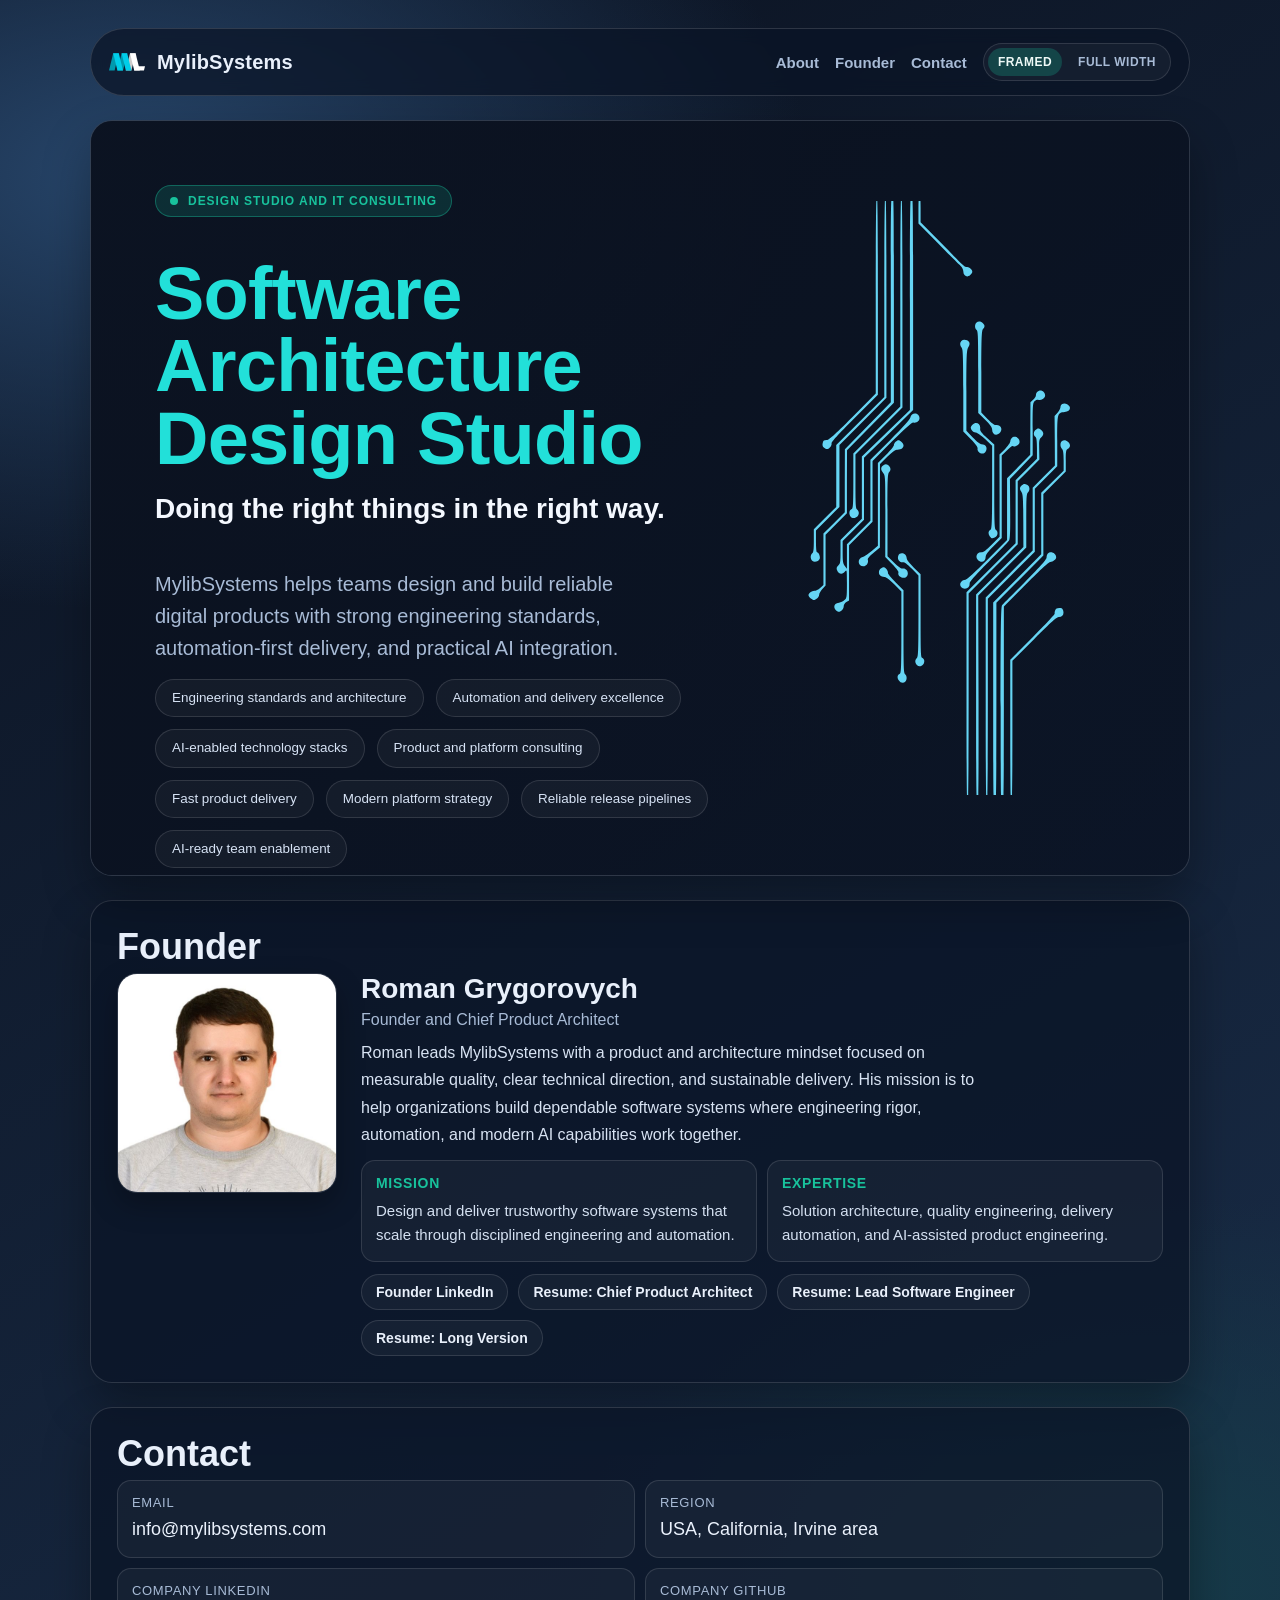
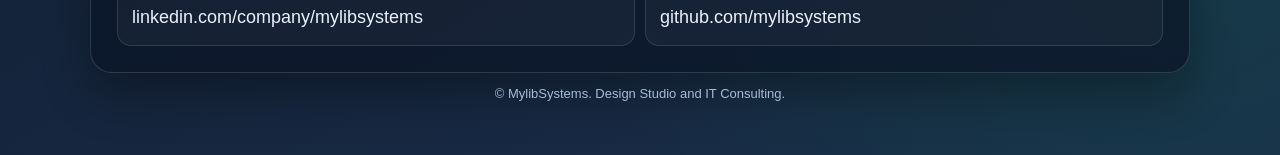
<file: index.html>
<!doctype html>
<html lang="en">
<head>
  <meta charset="UTF-8">
  <meta name="viewport" content="width=device-width, initial-scale=1.0">
  <title>MylibSystems | Design Studio and IT Consulting</title>
  <meta name="description" content="MylibSystems is a design studio and IT consulting company focused on high-quality engineering standards, automation-first delivery, and AI-enabled technology." />
  <link rel="icon" type="image/svg+xml" href="src/img/logo.svg">
  <link rel="shortcut icon" href="src/img/logo.svg">
  <style>
    :root {
      --bg-1: #0b1220;
      --bg-2: #1a2e4a;
      --surface: rgba(10, 20, 38, 0.72);
      --surface-border: rgba(255, 255, 255, 0.14);
      --text: #e9f0fb;
      --muted: #a8bbd6;
      --accent: #18c29c;
      --accent-soft: rgba(24, 194, 156, 0.16);
      --line: rgba(255, 255, 255, 0.12);
      --shadow: 0 22px 48px rgba(0, 0, 0, 0.32);
      --radius-lg: 22px;
      --radius-md: 14px;
      --page-max: 1100px;
      --page-gutter: 40px;
    }

    * {
      box-sizing: border-box;
    }

    html,
    body {
      margin: 0;
      padding: 0;
      font-family: "Avenir Next", "Segoe UI", "Helvetica Neue", Helvetica, Arial, sans-serif;
      color: var(--text);
      background:
        radial-gradient(1100px 700px at 10% 10%, #27466b 0%, transparent 62%),
        radial-gradient(900px 600px at 90% 90%, #163b49 0%, transparent 64%),
        linear-gradient(150deg, var(--bg-1), var(--bg-2));
      min-height: 100%;
    }

    a {
      color: inherit;
      text-decoration: none;
    }

    .page {
      width: calc(100% - var(--page-gutter));
      max-width: var(--page-max);
      margin: 0 auto;
      padding: 28px 0 54px;
    }

    body.layout-full {
      --page-max: 100%;
      --page-gutter: 28px;
    }

    .top {
      display: flex;
      justify-content: space-between;
      align-items: center;
      gap: 20px;
      padding: 14px 18px;
      border: 1px solid var(--surface-border);
      background: var(--surface);
      border-radius: 999px;
      backdrop-filter: blur(8px);
      position: sticky;
      top: 14px;
      z-index: 10;
    }

    .brand {
      display: inline-flex;
      align-items: center;
      gap: 12px;
      font-weight: 700;
      font-size: 20px;
      letter-spacing: 0.01em;
    }

    .brand img {
      width: 36px;
      height: auto;
      display: block;
    }

    .nav {
      display: inline-flex;
      align-items: center;
      gap: 16px;
      color: var(--muted);
      font-size: 15px;
      font-weight: 600;
      flex-wrap: wrap;
    }

    .layout-toggle {
      display: inline-flex;
      align-items: center;
      gap: 6px;
      padding: 4px;
      border-radius: 999px;
      border: 1px solid var(--line);
      background: rgba(255, 255, 255, 0.04);
    }

    .layout-btn {
      border: 0;
      background: transparent;
      color: var(--muted);
      border-radius: 999px;
      padding: 7px 10px;
      font: inherit;
      font-size: 12px;
      font-weight: 700;
      letter-spacing: 0.04em;
      text-transform: uppercase;
      cursor: pointer;
      transition: background-color 120ms ease, color 120ms ease;
    }

    .layout-btn[aria-pressed="true"] {
      background: rgba(24, 194, 156, 0.24);
      color: #eef9f6;
    }

    .hero {
      margin-top: 24px;
      border: 1px solid var(--surface-border);
      background: var(--surface);
      border-radius: var(--radius-lg);
      padding: clamp(34px, 6vw, 64px);
      box-shadow: var(--shadow);
      display: grid;
      align-content: stretch;
      justify-items: start;
      gap: clamp(24px, 3.4vh, 42px);
      overflow: hidden;
      position: relative;
      min-height: calc(100vh - 120px);
      isolation: isolate;
    }

    .hero > * {
      margin: 0;
    }

    .hero::before {
      content: "";
      position: absolute;
      inset: 0;
      background: linear-gradient(130deg, rgba(11, 18, 32, 0.92) 24%, rgba(11, 18, 32, 0.58) 68%, rgba(11, 18, 32, 0.38) 100%);
      z-index: -2;
    }

    .hero-layout {
      min-height: 100%;
      width: 100%;
      display: grid;
      grid-template-columns: 1fr;
      gap: clamp(10px, 1.4vw, 24px);
      align-items: stretch;
      position: relative;
    }

    .hero-copy {
      min-height: 100%;
      display: grid;
      grid-template-rows: auto auto auto auto 1fr;
      gap: clamp(12px, 1.7vh, 22px);
      align-content: stretch;
      padding-right: clamp(220px, 30vw, 430px);
    }

    .eyebrow {
      display: inline-flex;
      width: max-content;
      align-items: center;
      gap: 10px;
      color: var(--accent);
      border: 1px solid rgba(24, 194, 156, 0.38);
      background: var(--accent-soft);
      border-radius: 999px;
      padding: 8px 14px;
      text-transform: uppercase;
      letter-spacing: 0.08em;
      font-size: 12px;
      font-weight: 700;
      margin-bottom: clamp(16px, 2vw, 28px);
    }

    .dot {
      width: 8px;
      height: 8px;
      border-radius: 999px;
      background: var(--accent);
    }

    h1 {
      margin: 0;
      font-size: clamp(38px, 5.8vw, 74px);
      line-height: 0.98;
      letter-spacing: -0.01em;
      max-width: 12ch;
      color: #22e0d9;
    }

    .subtitle {
      margin: 0 0 clamp(18px, 2vw, 28px);
      color: #f4f8ff;
      font-size: clamp(20px, 2.7vw, 28px);
      max-width: 34ch;
      line-height: 1.3;
      font-weight: 700;
    }

    .about-note {
      margin: 0;
      color: var(--muted);
      font-size: clamp(16px, 1.8vw, 20px);
      max-width: 46ch;
      line-height: 1.6;
    }

    .highlights {
      margin: 0;
      padding: 0;
      list-style: none;
      display: flex;
      flex-wrap: wrap;
      gap: 12px;
      align-self: end;
    }

    .highlights li {
      border: 1px solid var(--line);
      border-radius: 999px;
      padding: 10px 16px;
      font-size: clamp(12px, 1.05vw, 14px);
      color: #d7e3f5;
      background: rgba(255, 255, 255, 0.04);
      white-space: nowrap;
      line-height: 1.2;
    }

    .hero-fill {
      min-height: 100%;
      display: grid;
      align-content: stretch;
      grid-template-rows: 1fr auto;
      gap: clamp(24px, 3.2vh, 40px);
    }

    .hero-head {
      display: grid;
      align-content: start;
      gap: clamp(18px, 2.6vh, 30px);
    }

    .hero-art {
      position: absolute;
      inset: 0 0 0 auto;
      width: clamp(220px, 30vw, 430px);
      border: 0;
      border-radius: 0;
      overflow: hidden;
      background: transparent;
      min-height: 0;
      display: grid;
      align-content: center;
      justify-content: end;
      pointer-events: none;
    }

    .circuit-svg {
      width: 100%;
      max-width: 430px;
      height: auto;
      display: block;
      opacity: 1;
      mix-blend-mode: normal;
      overflow: visible;
      margin-right: 0;
      margin-top: 6px;
    }

    .section {
      margin-top: 24px;
      border: 1px solid var(--surface-border);
      background: var(--surface);
      border-radius: var(--radius-lg);
      padding: clamp(16px, 2.4vw, 26px);
      box-shadow: var(--shadow);
    }

    .section h2 {
      margin: 0 0 clamp(4px, 0.5vw, 8px);
      font-size: clamp(24px, 3.6vw, 36px);
      line-height: 1.1;
    }

    .about-grid {
      display: grid;
      grid-template-columns: 220px 1fr;
      gap: 24px;
      align-items: start;
    }

    .portrait {
      width: 100%;
      border-radius: 20px;
      border: 1px solid var(--line);
      display: block;
      box-shadow: 0 12px 28px rgba(0, 0, 0, 0.28);
    }

    .founder-meta h3 {
      margin: 0;
      font-size: 28px;
      line-height: 1.15;
    }

    .founder-role {
      margin: clamp(4px, 0.5vw, 6px) 0 clamp(6px, 0.8vw, 10px);
      color: var(--muted);
      font-size: 16px;
    }

    .copy {
      margin: 0;
      color: #d8e3f3;
      line-height: 1.7;
      max-width: 70ch;
    }

    .split {
      margin-top: clamp(10px, 1vw, 12px);
      display: grid;
      grid-template-columns: repeat(2, minmax(0, 1fr));
      gap: clamp(8px, 0.9vw, 10px);
    }

    .card {
      border: 1px solid var(--line);
      border-radius: var(--radius-md);
      padding: 14px;
      background: rgba(255, 255, 255, 0.04);
    }

    .card h4 {
      margin: 0 0 8px;
      font-size: 14px;
      letter-spacing: 0.05em;
      text-transform: uppercase;
      color: var(--accent);
    }

    .card p {
      margin: 0;
      color: #d4e0f1;
      line-height: 1.6;
      font-size: 15px;
    }

    .links {
      margin-top: clamp(10px, 1vw, 12px);
      display: flex;
      flex-wrap: wrap;
      gap: clamp(8px, 1vw, 10px);
    }

    .btn {
      display: inline-flex;
      align-items: center;
      gap: 8px;
      border: 1px solid var(--line);
      border-radius: 999px;
      padding: 9px 14px;
      font-size: 14px;
      font-weight: 700;
      background: rgba(255, 255, 255, 0.04);
      transition: transform 120ms ease, border-color 120ms ease;
    }

    .btn:hover {
      transform: translateY(-1px);
      border-color: rgba(24, 194, 156, 0.52);
    }

    .contact-grid {
      display: grid;
      grid-template-columns: repeat(2, minmax(0, 1fr));
      gap: clamp(8px, 0.9vw, 10px);
    }

    .k {
      color: var(--muted);
      font-size: 13px;
      text-transform: uppercase;
      letter-spacing: 0.05em;
      margin-bottom: 6px;
    }

    .v {
      font-size: 18px;
      line-height: 1.5;
      color: #eaf1fc;
      word-break: break-word;
    }

    footer {
      margin-top: clamp(10px, 1vw, 14px);
      text-align: center;
      color: var(--muted);
      font-size: 13px;
    }

    @media (max-width: 900px) {
      .page {
        --page-gutter: 24px;
      }

      .top {
        border-radius: 20px;
      }

      .about-grid {
        grid-template-columns: 1fr;
      }

      .hero-layout {
        grid-template-columns: 1fr;
      }

      .hero-copy {
        padding-right: clamp(180px, 34vw, 300px);
      }

      .circuit-svg {
        width: 100%;
        max-width: 300px;
        margin-right: 0;
        margin-top: 8px;
      }

      .portrait-wrap {
        width: min(240px, 60vw);
      }

      .split,
      .contact-grid {
        grid-template-columns: 1fr;
      }
    }

    @media (max-width: 700px) {
      .top {
        border-radius: 18px;
        flex-direction: column;
        align-items: flex-start;
        top: 10px;
      }

      .nav {
        width: 100%;
        justify-content: space-between;
        gap: 10px;
      }

      .page {
        --page-gutter: 16px;
      }

      body.layout-full {
        --page-gutter: 12px;
      }

      .hero {
        padding: 22px;
        min-height: min(680px, calc(100vh - 96px));
      }

      .hero-fill {
        gap: 18px;
        grid-template-rows: auto;
      }

      .hero-copy {
        grid-template-rows: auto;
        padding-right: 0;
      }

      .highlights {
        gap: 10px;
      }

      .hero-art {
        position: absolute;
        inset: 0;
        border: 0;
        border-radius: 0;
        opacity: 0.22;
        pointer-events: none;
        display: flex;
        align-items: center;
        justify-content: center;
      }

      .circuit-svg {
        display: none;
      }

      .hero-layout {
        position: relative;
      }

      h1 {
        font-size: clamp(30px, 9vw, 48px);
      }

      .subtitle {
        font-size: 20px;
        line-height: 1.35;
      }
    }
  </style>
</head>
<body>
  <div class="page">
    <header class="top" id="top">
      <a href="#top" class="brand" aria-label="MylibSystems home">
        <img src="src/img/logo.svg" alt="MylibSystems logo">
        <span>MylibSystems</span>
      </a>
      <nav class="nav" aria-label="Primary">
        <a href="#about">About</a>
        <a href="#founder">Founder</a>
        <a href="#contact">Contact</a>
        <div class="layout-toggle" role="group" aria-label="Layout mode">
          <button class="layout-btn" type="button" data-layout="islands" aria-pressed="true">Framed</button>
          <button class="layout-btn" type="button" data-layout="full" aria-pressed="false">Full width</button>
        </div>
      </nav>
    </header>

    <section class="hero" id="about" aria-labelledby="company-title">
      <div class="hero-layout">
        <div class="hero-copy">
          <span class="eyebrow"><span class="dot" aria-hidden="true"></span>Design Studio and IT Consulting</span>
          <h1 id="company-title">Software Architecture Design Studio</h1>
          <p class="subtitle">Doing the right things in the right way.</p>
          <p class="about-note">
            MylibSystems helps teams design and build reliable digital products with strong engineering standards,
            automation-first delivery, and practical AI integration.
          </p>
          <ul class="highlights" aria-label="Core focus areas">
            <li>Engineering standards and architecture</li>
            <li>Automation and delivery excellence</li>
            <li>AI-enabled technology stacks</li>
            <li>Product and platform consulting</li>
            <li>Fast product delivery</li>
            <li>Modern platform strategy</li>
            <li>Reliable release pipelines</li>
            <li>AI-ready team enablement</li>
          </ul>
        </div>
        <figure class="hero-art" aria-hidden="true">
          <img class="circuit-svg" src="src/img/about/page1-circuit-vector.svg" alt="">
        </figure>
      </div>
    </section>

    <section class="section" id="founder" aria-labelledby="founder-title">
      <h2 id="founder-title">Founder</h2>
      <div class="about-grid">
        <div class="portrait-wrap">
          <img class="portrait" src="src/img/founder/roman-grygorovych.jpg" alt="Roman Grygorovych">
        </div>
        <div class="founder-meta">
          <h3>Roman Grygorovych</h3>
          <p class="founder-role">Founder and Chief Product Architect</p>
          <p class="copy">
            Roman leads MylibSystems with a product and architecture mindset focused on measurable quality,
            clear technical direction, and sustainable delivery. His mission is to help organizations build
            dependable software systems where engineering rigor, automation, and modern AI capabilities work together.
          </p>

          <div class="split">
            <article class="card">
              <h4>Mission</h4>
              <p>Design and deliver trustworthy software systems that scale through disciplined engineering and automation.</p>
            </article>
            <article class="card">
              <h4>Expertise</h4>
              <p>Solution architecture, quality engineering, delivery automation, and AI-assisted product engineering.</p>
            </article>
          </div>

          <div class="links" aria-label="Founder links">
            <a class="btn" href="https://www.linkedin.com/in/roman-grygorovych" target="_blank" rel="noopener noreferrer">Founder LinkedIn</a>
            <a class="btn" href="resume/Roman%20Grygorovych%20Resume%20(Chief%20Product%20Architect).pdf" target="_blank" rel="noopener noreferrer">Resume: Chief Product Architect</a>
            <a class="btn" href="resume/Roman%20Grygorovych%20Resume%20(Lead%20Software%20Engineer).pdf" target="_blank" rel="noopener noreferrer">Resume: Lead Software Engineer</a>
            <a class="btn" href="resume/Roman%20Grygorovych%20Resume%20(long).pdf" target="_blank" rel="noopener noreferrer">Resume: Long Version</a>
          </div>
        </div>
      </div>
    </section>

    <section class="section" id="contact" aria-labelledby="contact-title">
      <h2 id="contact-title">Contact</h2>
      <div class="contact-grid">
        <div class="card">
          <div class="k">Email</div>
          <div class="v"><a href="mailto:info@mylibsystems.com">info@mylibsystems.com</a></div>
        </div>
        <div class="card">
          <div class="k">Region</div>
          <div class="v">USA, California, Irvine area</div>
        </div>
        <div class="card">
          <div class="k">Company LinkedIn</div>
          <div class="v"><a href="https://www.linkedin.com/company/mylibsystems" target="_blank" rel="noopener noreferrer">linkedin.com/company/mylibsystems</a></div>
        </div>
        <div class="card">
          <div class="k">Company GitHub</div>
          <div class="v"><a href="https://github.com/mylibsystems" target="_blank" rel="noopener noreferrer">github.com/mylibsystems</a></div>
        </div>
      </div>
    </section>

    <footer>
      <span>© MylibSystems. Design Studio and IT Consulting.</span>
    </footer>
  </div>

  <script>
    (function () {
      var storageKey = "mylibsystems-layout";
      var body = document.body;
      var hero = document.getElementById("about");
      var buttons = Array.prototype.slice.call(document.querySelectorAll(".layout-btn"));

      function setActiveButtons(layout) {
        buttons.forEach(function (button) {
          var active = button.getAttribute("data-layout") === layout;
          button.setAttribute("aria-pressed", active ? "true" : "false");
        });
      }

      function getViewportHeight() {
        return Math.max(0, Math.round(window.innerHeight || document.documentElement.clientHeight || 0));
      }

      function updateHeroHeight() {
        if (!hero) return;
        var isMobile = window.matchMedia("(max-width: 700px)").matches;
        var topFrame = document.querySelector(".top");
        var heroTop = hero.getBoundingClientRect().top;
        var topBottom = topFrame ? topFrame.getBoundingClientRect().bottom : 0;
        var gap = Math.max(0, Math.round(heroTop - topBottom));
        var heroOffset = Math.max(0, Math.round(heroTop));
        var viewportHeight = getViewportHeight();
        var computedHeight = viewportHeight - heroOffset - gap;
        var minHero = isMobile ? 420 : 320;
        var maxHero = isMobile ? 680 : Number.POSITIVE_INFINITY;
        var safeHeight = Math.max(minHero, Math.min(maxHero, computedHeight));

        if (isMobile) {
          hero.style.height = "";
          hero.style.minHeight = safeHeight + "px";
        } else {
          hero.style.minHeight = "0px";
          hero.style.height = safeHeight + "px";
        }
      }

      function applyLayout(layout, persist) {
        var safeLayout = layout === "full" ? "full" : "islands";
        body.classList.toggle("layout-full", safeLayout === "full");
        setActiveButtons(safeLayout);
        if (persist) {
          try {
            localStorage.setItem(storageKey, safeLayout);
          } catch (e) {
            // Ignore storage failures in private browsing mode.
          }
        }
        window.requestAnimationFrame(updateHeroHeight);
      }

      buttons.forEach(function (button) {
        button.addEventListener("click", function () {
          applyLayout(button.getAttribute("data-layout"), true);
        });
      });

      var initial = "islands";
      try {
        var saved = localStorage.getItem(storageKey);
        if (saved === "full" || saved === "islands") initial = saved;
      } catch (e) {
        // Ignore storage failures in private browsing mode.
      }

      applyLayout(initial, false);
      updateHeroHeight();
      window.addEventListener("load", updateHeroHeight);
      window.addEventListener("resize", updateHeroHeight);
      window.addEventListener("orientationchange", updateHeroHeight);
      if (window.visualViewport) {
        window.visualViewport.addEventListener("resize", updateHeroHeight);
      }
    })();
  </script>
</body>
</html>
</file>
